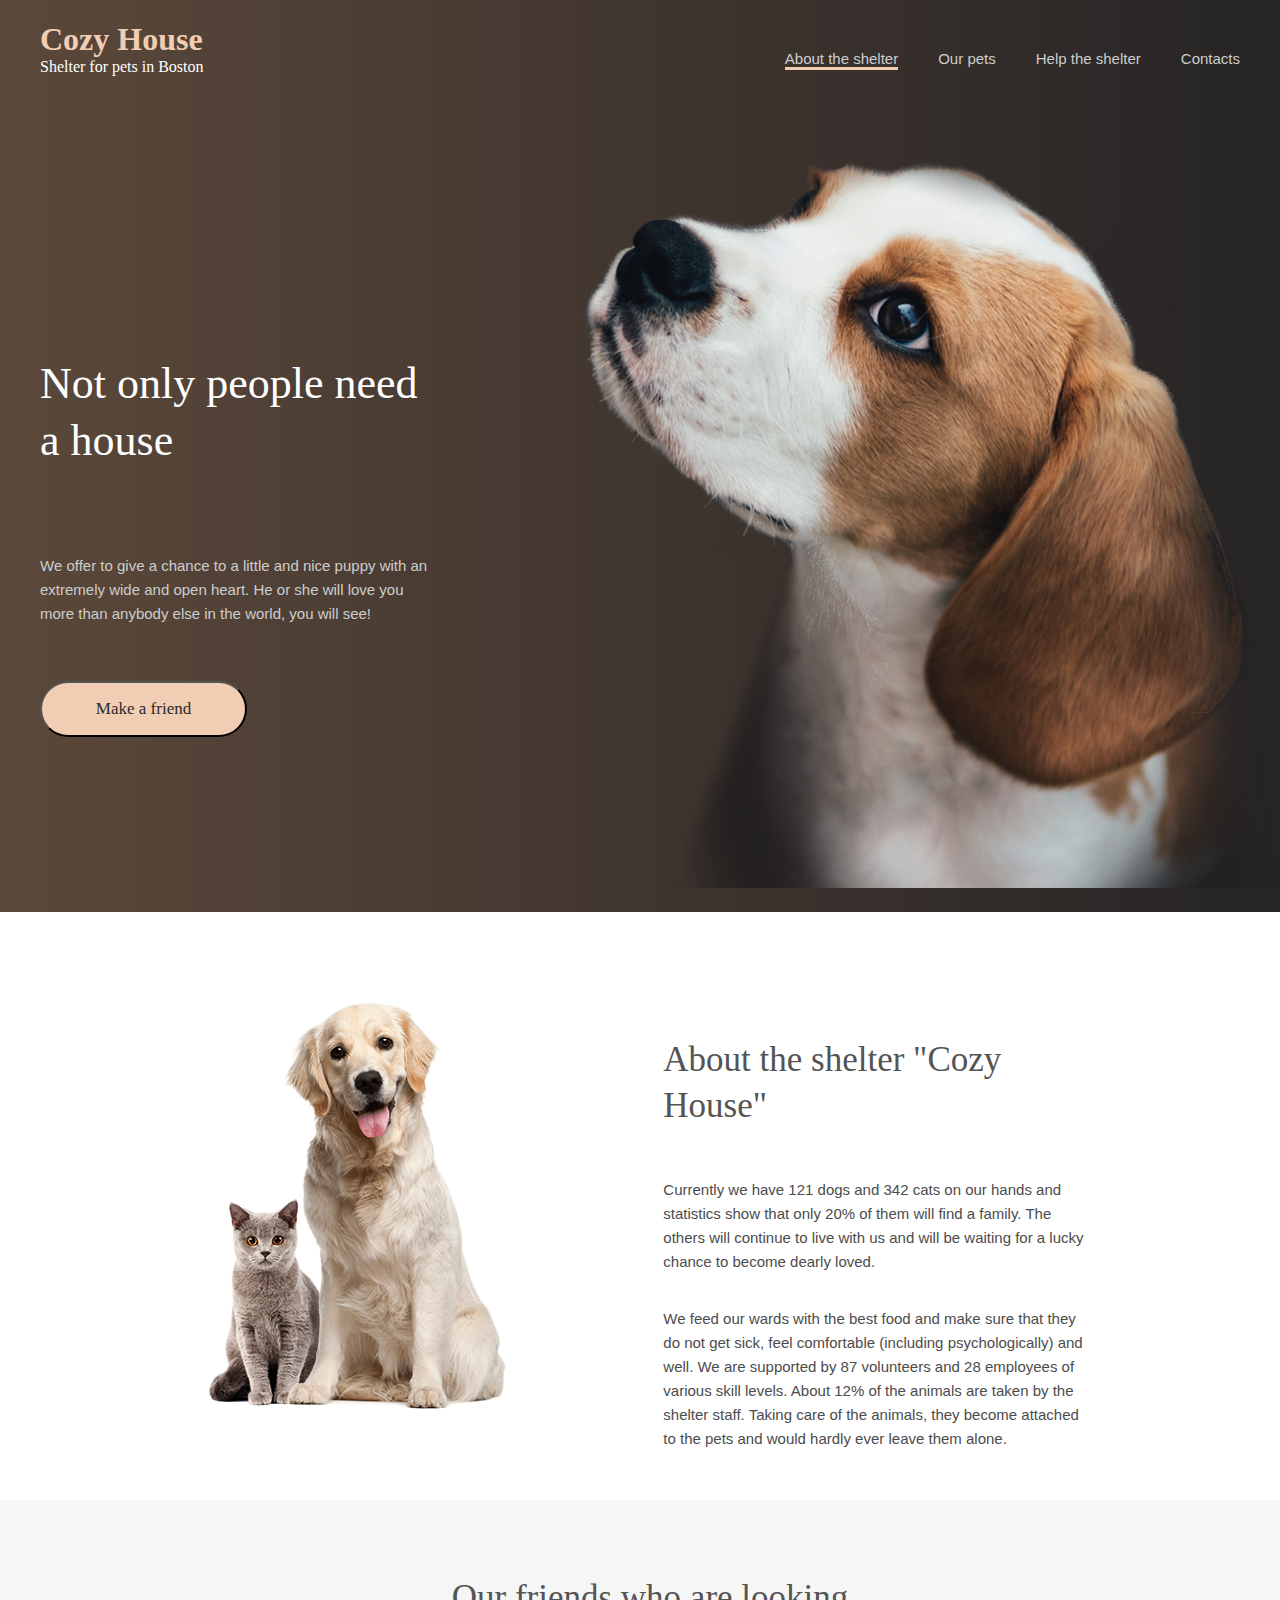
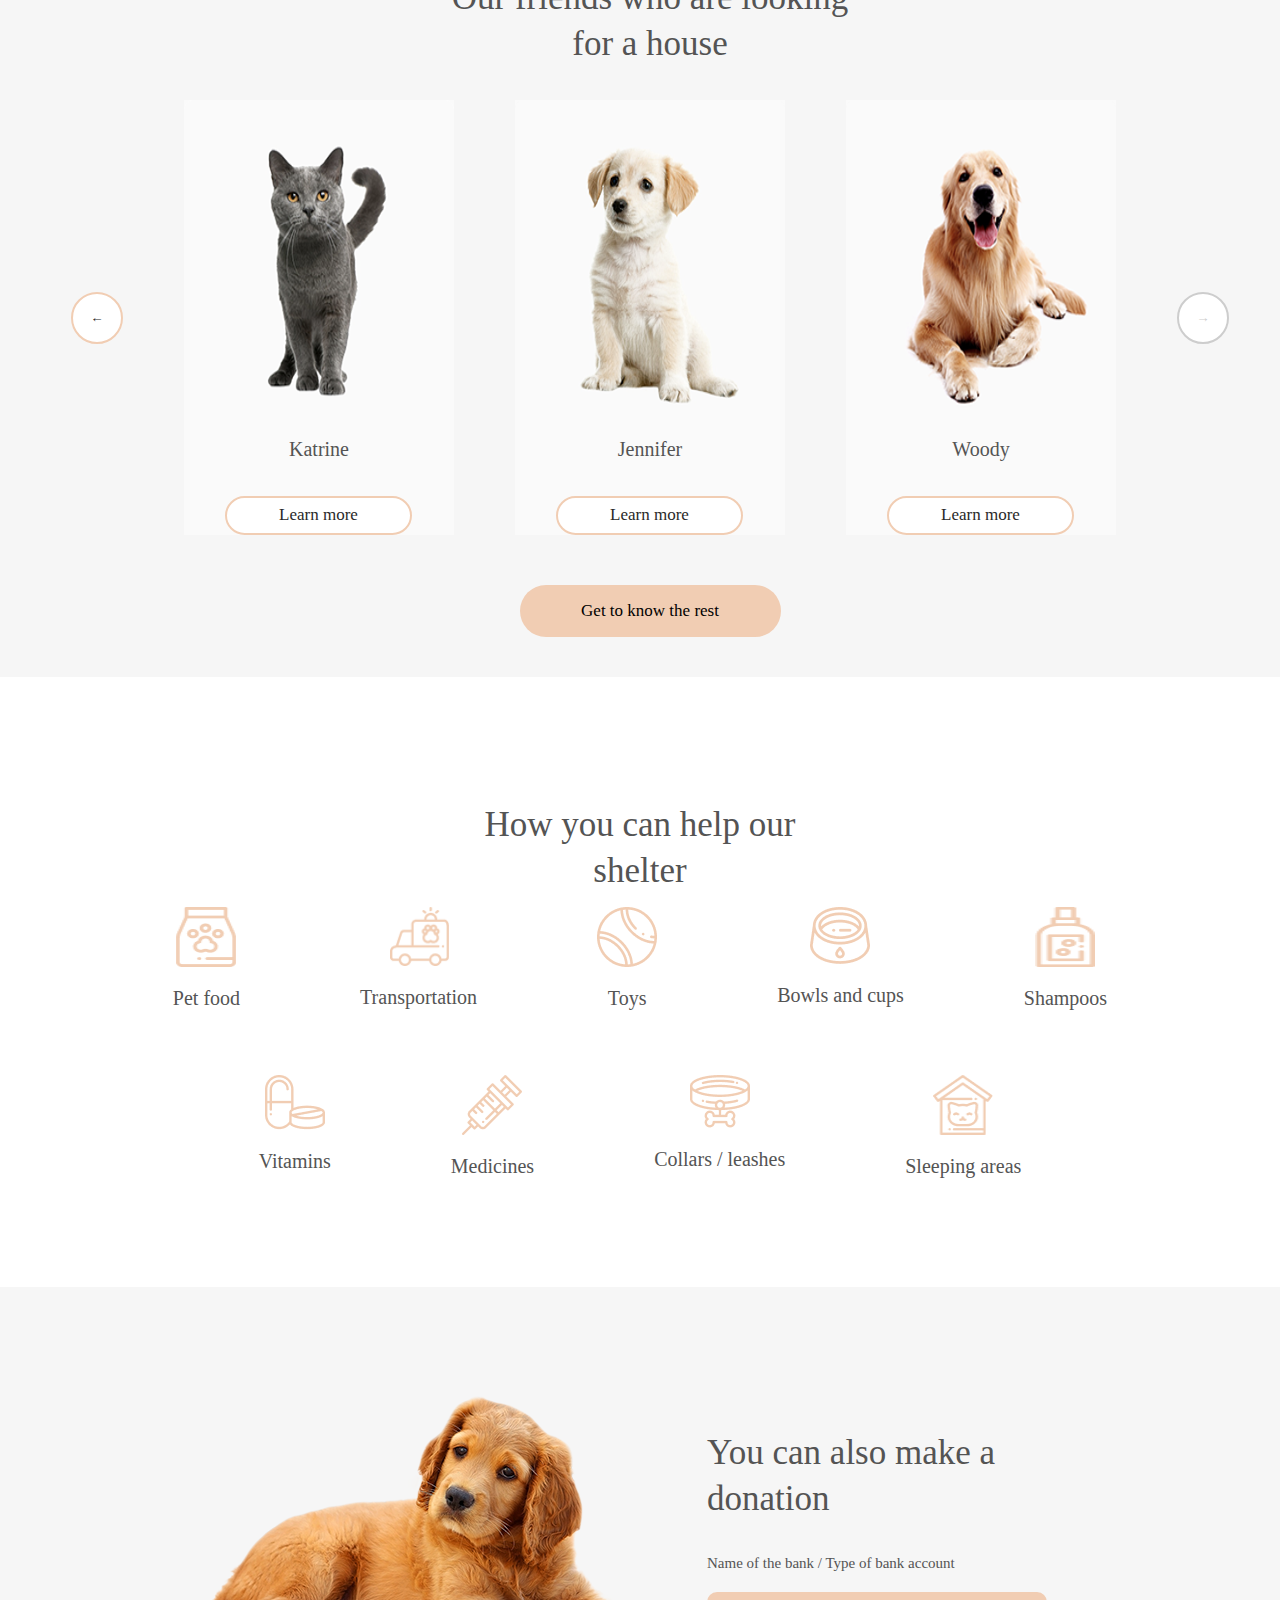
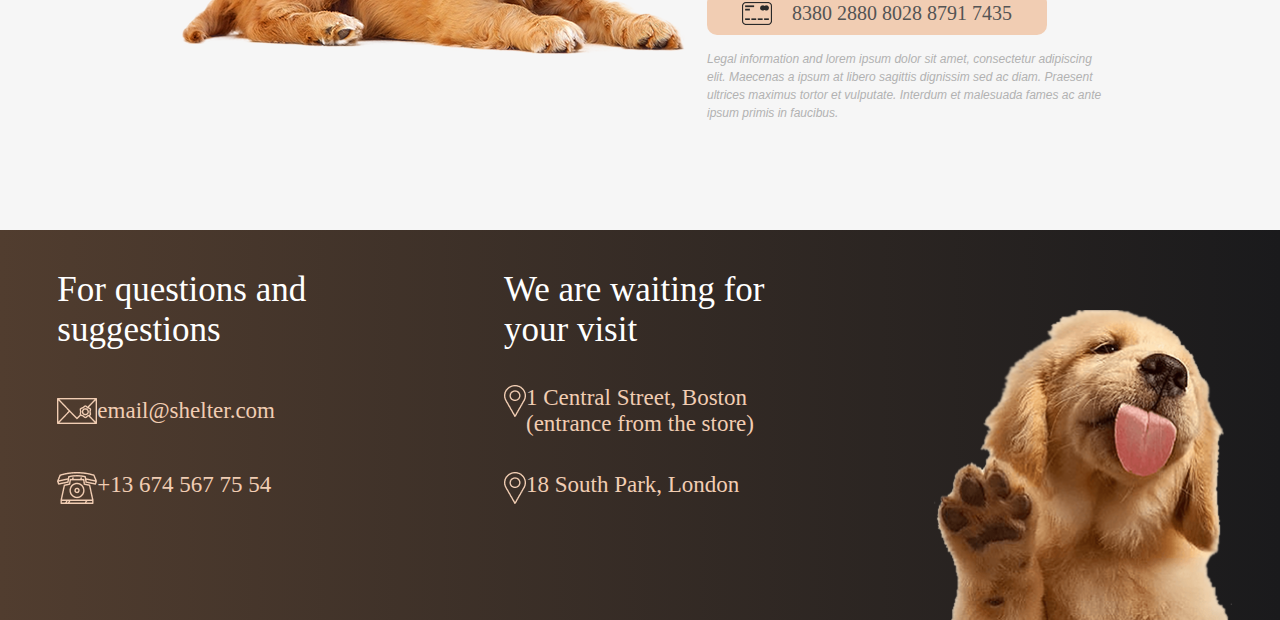
<file: shelter/index.html>
<!DOCTYPE html>
<html>
  <head>
    <meta charset="utf-8" />
    <link rel="stylesheet" href="shelter.css" />
    <link rel="icon" type="image/x-icon" href="start-screen-puppy.png" />
    <title>shelter</title>
  </head>
  <body class="body">
    <div class="background-wrapper">
      <div class="container">
        <header class="header">
          <div>
            <a class="logo" href="#">
              <h1>Cozy House</h1>
              <p>Shelter for pets in Boston</p>
            </a>
          </div>
          <nav class="nav">
            <a class="notactive"> About the shelter </a>
            <a class="active" href="#our-friends"> Our pets </a>
            <a class="active" href="#help"> Help the shelter </a>
            <a class="active" href="#donation"> Contacts </a>
          </nav>
        </header>
        <section class="section-one">
          <div>
            <p class="text-heanding">Not only people need a house</p>
            <p class="text-subheanding">
              We offer to give a chance to a little and nice puppy with an
              extremely wide and open heart. He or she will love you more than
              anybody else in the world, you will see!
            </p>
            <a href="#our-friends">
              <button type="button" class="button">Make a friend</button></a
            >
          </div>
          <div>
            <img
              src="start-screen-puppy.png"
              alt="puppy"
              width="698"
              height="728"
            />
          </div>
        </section>
      </div>
    </div>
    <main class="main">
      <div class="container">
        <section class="About" id="About">
          <div class="about-img">
            <img
              src="about-pets.png"
              alt="about-pets"
              width="300"
              height="408"
            />
          </div>
          <div class="about-pets">
            <p class="heanding-about">
                <h3>
                    About the shelter "Cozy House"
                </h3>
            </p>
            <p class="subheanding-about">
              Currently we have 121 dogs and 342 cats on our hands and
              statistics show that only 20% of them will find a family. The
              others will continue to live with us and will be waiting for a
              lucky chance to become dearly loved.
            </p>
            <br />
            <p class="subheanding-about">
              We feed our wards with the best food and make sure that they do
              not get sick, feel comfortable (including psychologically) and
              well. We are supported by 87 volunteers and 28 employees of
              various skill levels. About 12% of the animals are taken by the
              shelter staff. Taking care of the animals, they become attached to
              the pets and would hardly ever leave them alone.
            </p>
          </div>
        </section>
      </div>
      <div class="grey">
        <div class="container">
          <section class="our-friends" id="our-friends">
            <div>
              <div class=""> 
                <h3> 
                    Our friends who are looking for a house
                </h3>
              </div>
            </div>
            <div class="three">
              <button type="button" class="button-arrow1">←</button>
              <div class="Katrine">
                <img
                  class="Katrine"
                  src="pets-katrine.png"
                  alt="pets-katrine"
                  width="270"
                  height="270"
                />
                <p class="pets-name">Katrine</p>
                <button class="button-ourpets">Learn more</button>
              </div>
              <div class="Jennifer">
                <img
                  class="Jennifer"
                  src="pets-jennifer.png"
                  alt="pets-jennifer"
                  width="270"
                  height="270"
                />
                <p class="pets-name">Jennifer</p>
                <button class="button-ourpets">Learn more</button>
              </div>
              <div class="Woody">
                <img
                  class="Woody"
                  src="pets-woody.png"
                  alt="pets-woody"
                  width="270"
                  height="270"
                />
                <p class="pets-name">Woody</p>
                <button type="button" class="button-ourpets">Learn more</button>
              </div>
              <button type="button" class="button-arrow2">→</button>
            </div>
            <div>
              <a href="our-pets.html">
                <button type="button" class="button-get">
                  Get to know the rest
                </button>
              </a>
            </div>
          </section>
        </div>
      </div>
      <div class="container">
        <section class="help" id="help">
          <div class="heanding-ourpets">
            <h3>
                How you can help our shelter
            </h3>
        </div>
          <div class="helps">
            <div class="helpbox">
              <img src="Vector.png" class="icon" alt=" " />
              <p class="help-name">Pet food</p>
            </div>
            <div class="helpbox">
              <img src="transportation.png" class="icon" alt=" " />
              <p class="help-name">Transportation</p>
            </div>
            <div class="helpbox">
              <img src="toys.png" class="icon" alt=" " />
              <p class="help-name">Toys</p>
            </div>
            <div class="helpbox">
              <img src="bowls-and-cups.png" class="icon" alt=" " />
              <p class="help-name">Bowls and cups</p>
            </div>
            <div class="helpbox">
              <img src="shampoos.png" class="icon" alt=" " />
              <p class="help-name">Shampoos</p>
            </div>
            <div class="helpbox">
              <img src="vitamins.png" class="icon" alt=" " />
              <p class="help-name">Vitamins</p>
            </div>
            <div class="helpbox">
              <img src="medicines.png" class="icon" alt=" " />
              <p class="help-name">Medicines</p>
            </div>
            <div class="helpbox">
              <img src="collars-or-leashes.png" class="icon" alt=" " />
              <p class="help-name">Collars / leashes</p>
            </div>
            <div class="helpbox">
              <img src="sleeping-area.png" class="icon" alt=" " />
              <p class="help-name">Sleeping areas</p>
            </div>
          </div>
        </section>
      </div>
      <div class="grey">
        <div class="container">
          <section class="donation" id="donation">
            <div>
              <img src="donation-dog.png" alt="  " width="505" height="261" />
            </div>
            <div>
              <div class="heanding-about">
                <h3>
                    You can also make a donation
                </h3>
            </div>
              <div class="bank-name">
                Name of the bank / Type of bank account
              </div>
              <div class="bank-nomber">
                <img src="credit-card.png" alt=" " width="30" height="23" />
                <a href="#"> 8380 2880 8028 8791 7435 </a>
              </div>
              <div class="legal">
                Legal information and lorem ipsum dolor sit amet, consectetur
                adipiscing elit. Maecenas a ipsum at libero sagittis dignissim
                sed ac diam. Praesent ultrices maximus tortor et vulputate.
                Interdum et malesuada fames ac ante ipsum primis in faucibus.
              </div>
            </div>
          </section>
        </div>
      </div>
    </main>
    <div class="footer-wrapper">
      <div class="container">
        <footer class="footer">
          <div class="for">
            <div class="for-title">For questions and suggestions</div>
            <div class="email-img">
              <img src="mail.png" alt=" " width="40" height="26" />
              <a class="contacts" href="#"> email@shelter.com </a>
            </div>
            <div class="icon-img">
              <img src="icon-phone.png" alt=" " width="40" height="32" />
              <a class="contacts" href="#"> +13 674 567 75 54 </a>
            </div>
          </div>
          <div class="visit">
            <div class="visit-title">We are waiting for your visit</div>
            <div class="pin-contacts">
              <img src="pin.png" alt=" " width="22" height="32" />
              <a class="contacts" href="#">
                1 Central Street, Boston (entrance from the store)
              </a>
            </div>
            <div class="pin-contacts">
              <img src="pin.png" alt=" " width="22" height="32" />
              <a class="contacts" href="#"> 18 South Park, London </a>
            </div>
          </div>
          <div class="liz">
            <img src="footer-puppy.png" alt=" " width="300" height="310" />
          </div>
        </footer>
      </div>
    </div>
  </body>
</html>
</file>
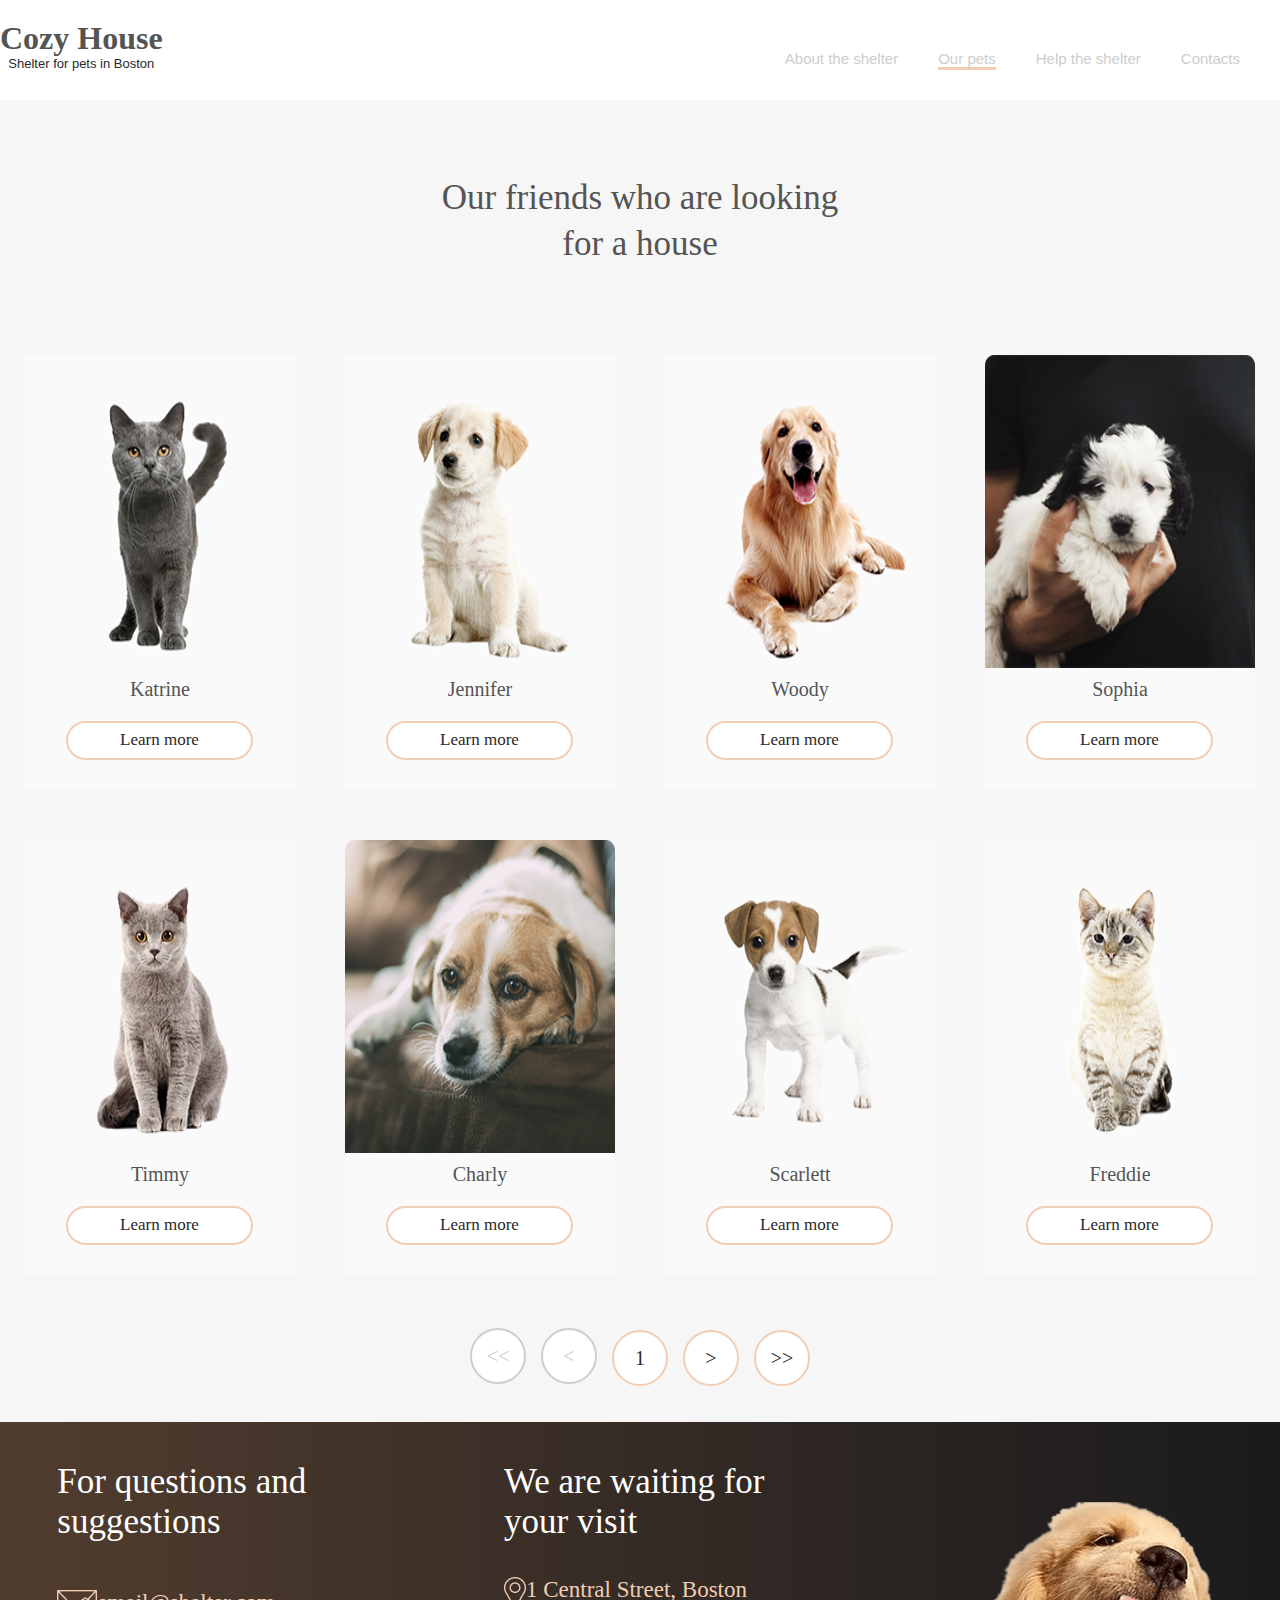
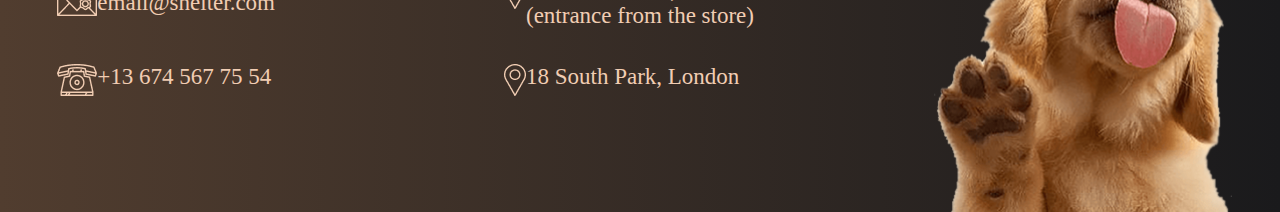
<file: shelter/our-pets.html>
<!DOCTYPE html>
<html>
  <head>
    <meta charset="utf-8" />
    <link rel="stylesheet" href="our-pets.css" />
    <link rel="icon" type="image/x-icon" href="start-screen-puppy.png" />
    <title>shelter</title>
  </head>
  <body class="body">
    <div class="background-wrapper">
      <div class="container">
        <header class="header">
          <div>
            <a class="logo" href="index.html">
              <h1>Cozy House</h1>
              <p>Shelter for pets in Boston</p>
            </a>
          </div>
          <nav class="nav">
            <a class="active" href="index.html"> About the shelter </a>
            <a class="notactive"> Our pets </a>
            <a class="active" href="index.html#help"> Help the shelter </a>
            <a class="active" href="#footer"> Contacts </a>
          </nav>
        </header>
      </div>
    </div>
    <main class="main">
      <div class="grey">
        <div class="container">
          <section class="our-friends" id="our-friends">
            <div>
              <div class="">
                <h3>Our friends who are looking for a house</h3>
              </div>
            </div>
            <div class="three">
              <div class="Katrine">
                <img
                  class="Katrine"
                  src="pets-katrine.png"
                  alt="pets-katrine"
                  width="270"
                  height="270"
                />
                <p class="pets-name">Katrine</p>
                <button type="button" class="button-ourpets">Learn more</button>
              </div>
              <div class="Jennifer">
                <img
                  class="Jennifer"
                  src="pets-jennifer.png"
                  alt="pets-jennifer"
                  width="270"
                  height="270"
                />
                <p class="pets-name">Jennifer</p>
                <button type="button" class="button-ourpets">Learn more</button>
              </div>
              <div class="Woody">
                <img
                  class="Woody"
                  src="pets-woody.png"
                  alt="pets-woody"
                  width="270"
                  height="270"
                />
                <p class="pets-name">Woody</p>
                <button type="button" class="button-ourpets">Learn more</button>
              </div>
              <div class="Sophia">
                <img
                  class="Sophia"
                  src="Sophia.png"
                  alt="Sophia"
                  width="270"
                  height="270"
                />
                <p class="pets-name">Sophia</p>
                <button type="button" class="button-ourpets">Learn more</button>
              </div>
              <div class="Timmy">
                <img
                  class="Timmy"
                  src="pets-timmy.png"
                  alt="Timmy"
                  width="270"
                  height="270"
                />
                <p class="pets-name">Timmy</p>
                <button type="button" class="button-ourpets">Learn more</button>
              </div>
              <div class="Charly">
                <img
                  class="Charly"
                  src="pets-charly.png"
                  alt="Charly"
                  width="270"
                  height="270"
                />
                <p class="pets-name">Charly</p>
                <button type="button" class="button-ourpets">Learn more</button>
              </div>
              <div class="Scarlett">
                <img
                  class="Scarlett"
                  src="pets-scarlet.png"
                  alt="Scarlett"
                  width="270"
                  height="270"
                />
                <p class="pets-name">Scarlett</p>
                <button type="button" class="button-ourpets">Learn more</button>
              </div>
              <div class="Freddie">
                <img
                  class="Freddie"
                  src="freddie.png"
                  alt="Freddie"
                  width="270"
                  height="270"
                />
                <p class="pets-name">Freddie</p>
                <button type="button" class="button-ourpets">Learn more</button>
              </div>
            </div>
            <div class="Pagination">
              <a href="#" class="P-notactive"> << </a>
              <a href="#" class="P-notactive"> < </a>
              <a href="#" class="P-active"> 1 </a>
              <a href="#" class="P-active"> > </a>
              <a href="#" class="P-active"> >> </a>
            </div>
          </section>
        </div>
      </div>
    </main>
    <div class="footer-wrapper">
      <div class="container">
        <footer class="footer" id="footer">
          <div class="for">
            <div class="for-title">For questions and suggestions</div>
            <div class="email-img">
              <img src="mail.png" alt=" " width="40" height="26" />
              <a class="contacts" href="#"> email@shelter.com </a>
            </div>
            <div class="icon-img">
              <img src="icon-phone.png" alt=" " width="40" height="32" />
              <a class="contacts" href="#"> +13 674 567 75 54 </a>
            </div>
          </div>
          <div class="visit">
            <div class="visit-title">We are waiting for your visit</div>
            <div class="pin-contacts">
              <img src="pin.png" alt=" " width="22" height="32" />
              <a class="contacts" href="#">
                1 Central Street, Boston (entrance from the store)
              </a>
            </div>
            <div class="pin-contacts">
              <img src="pin.png" alt=" " width="22" height="32" />
              <a class="contacts" href="#"> 18 South Park, London </a>
            </div>
          </div>
          <div class="liz">
            <img src="footer-puppy.png" alt=" " width="300" height="310" />
          </div>
        </footer>
      </div>
    </div>
  </body>
</html>
</file>
<file: shelter/shelter.css>
html {
  scroll-behavior: smooth;
}

.body {
  margin: auto;
}

.background-wrapper {
  background: linear-gradient(to right, #5b483a, #262425);
}

.container {
  margin-left: auto;
  margin-right: auto;
  max-width: 1280px;
}

.grey {
  background: #f6f6f6;
  width: 100%;
}

.header {
  display: flex;
  justify-content: space-between;
  padding-left: 40px;
}
.section-one {
  display: flex;
  justify-content: space-between;
  align-items: center;
  padding-left: 40px;
  padding-top: 60px;
  padding-bottom: 20px;
}
h1 {
  display: flex;
  font-size: 32px;
  color: #f1cdb3;
  font-family: Georgia;
  margin-bottom: 0;
}

p {
  display: flex;
  justify-content: center;
  color: #fff;
  margin-top: 0;
}

.logo {
  text-decoration: none;
}

.nav {
  display: flex;
  margin-top: 50px;
  list-style: none;
  flex-wrap: wrap;
}
.nav a {
  vertical-align: middle;
  justify-content: space-around;
  text-decoration: none;
  color: #cdcdcd;
  font-size: 15px;
  font-family: Arial;
  font-weight: 400;
  margin-right: 40px;
  scroll-behavior: smooth;
}
.notactive {
  border-bottom: 3px solid #f1cdb3;
  margin-bottom: 30px;
}

.active:active {
  color: #fafafa;
  border-bottom: 3px solid #f1cdb3;
  margin-bottom: 30px;
}

.active:hover {
  cursor: pointer;
  border-bottom: 3px solid #f1cdb3;
  margin-bottom: 30px;
}

.main {
  width: 100%;
  height: 65%;
}

.text-heanding {
  font-family: Georgia;
  font-size: 44px;
  font-weight: 400;
  line-height: 57.2px;
  color: #fff;
  display: flex;
  width: 400px;
  margin-top: 40px;
}

.text-subheanding {
  font-family: Arial;
  font-weight: 400;
  font-size: 15px;
  line-height: 24px;
  color: #cdcdcd;
  padding-top: 40px;
  padding-bottom: 40px;
  width: 400px;
}

.button {
  background-color: #f1cdb3;
  padding: 15px 45px 15px 45px;
  color: #292929;
  border-radius: 50px;
  width: 207px;
  font-family: Georgia;
  font-weight: 400;
  font-size: 17px;
  line-height: 22.1px;
}

.button:hover,
.button-arrow1:hover,
.button-get:hover {
  background-color: #fddcc4;
  cursor: pointer;
  transition: 1s;
}

.button-arrow1:active {
  background-color: #f1cdb3;
}

.button-arrow2:disabled {
  color: #cdcdcd;
  border: 2px solid #cdcdcd;
}

.About {
  display: flex;
  padding: 90px 50px 90px 50px;
  width: 1200px;
  height: 408px;
  justify-content: space-evenly;
}

h3 {
  font-family: Georgia;
  width: 400px;
  height: 90px;
  color: #545454;
  font-size: 35px;
  font-weight: 400;
  line-height: 45.5px;
}

.subheanding-about {
  font-weight: 430px;
  font-family: Arial;
  font-size: 15px;
  line-height: 24px;
  color: #4c4c4c;
  width: 430px;
}

.our-friends {
  display: flex;
  background-color: #f6f6f6;
  height: 697px;
  width: 1280px;
  padding: 40px 10px 40px 10px;
  flex-direction: column;
  align-items: center;
  text-align: center;
}
.heanding-ourpets {
  font-family: Georgia;
  font-weight: 400;
  width: 350px;
  height: 90px;
  color: #545454;
  font-size: 35px;
  font-weight: 400;
  line-height: 45.5px;
  display: flex;
  align-self: center;
}
.three {
  display: flex;
  flex-direction: row;
  width: 1280px;
  height: 435px;
  justify-content: space-evenly;
  padding-left: 0px;
  margin-bottom: 50px;
}

.pets-name {
  margin-top: 25px;
  margin-bottom: 35px;
  font-family: Georgia;
  font-weight: 400;
  font-size: 20px;
  line-height: 22.72px;
  color: #545454;
}
.Katrine,
.Jennifer,
.Woody {
  background-color: #fafafa;
  display: flex;
  flex-direction: column;
  height: 435px;
  width: 270px;
}

.Katrine:hover > .button-ourpets,
.Jennifer:hover > .button-ourpets,
.Woody:hover > .button-ourpets {
  background-color: #fddcc4;
  cursor: pointer;
  transition: 1s;
}

.button-ourpets {
  display: flex;
  justify-content: center;
  align-items: center;
  margin-left: 41px;
  border: 2px solid #f1cdb3;
  border-radius: 100px;
  color: #292929;
  font-family: Georgia;
  font-weight: 400;
  font-size: 17px;
  line-height: 22.1px;
  background-color: white;
  width: 187px;
  height: 52px;
}
.button-arrow1 {
  border: 2px solid #f1cdb3;
  border-radius: 100px;
  color: #292929;
  background-color: white;
  width: 52px;
  height: 52px;
  text-align: center;
  align-self: center;
}

.button-arrow2 {
  border: 2px solid #cdcdcd;
  border-radius: 100px;
  color: #cdcdcd;
  background-color: white;
  width: 52px;
  height: 52px;
  text-align: center;
  align-self: center;
}

.button-get {
  font-family: Georgia;
  font-weight: 400;
  font-size: 17px;
  line-height: 22.1px;
  background-color: #f1cdb3;
  width: 261px;
  height: 52px;
  border-radius: 100px;
  border: none;
}

.help {
  padding: 90px 40px 90px 40px;
  width: 1200px;
  height: 430px;
  display: flex;
  flex-direction: column;
  flex-wrap: wrap;
  align-content: center;
  text-align: center;
}
.helps {
  width: 1026px;
  margin-top: 50px;
  display: flex;
  gap: 55px 120px;
  flex-wrap: wrap;
  justify-content: center;
}
.helpbox {
  height: 113px;
  align-items: center;
  display: flex;
  flex-direction: column;
}

.icon {
  width: 60px;
  height: 60px;
  justify-content: flex-start;
  flex-wrap: wrap;
  margin-bottom: 20px;
}

.help-name {
  font-family: Georgia;
  font-weight: 400;
  font-size: 20px;
  line-height: 23px;
  align-self: center;
  color: #545454;
}

.donation {
  display: flex;
  flex-direction: row;
  background-color: #f6f6f6;
  padding: 108px 182px 108px 182px;
}
.donation img {
  margin-right: 20px;
}

.bank-name {
  font-family: Georgia;
  font-weight: 400;
  font-size: 15px;
  color: #545454;
  margin-top: 20px;
  margin-bottom: 20px;
}

.bank-nomber {
  width: 340px;
  height: 43px;
  display: flex;
  justify-content: center;
  align-items: center;
  background-color: #f1cdb3;
  border-radius: 10px;
  font-family: Georgia;
  font-weight: 400;
  font-size: 20px;
}

.bank-nomber img {
  margin-right: 20px;
}
.bank-nomber a {
  text-decoration: none;
  color: #545454;
}

.legal {
  margin-top: 15px;
  font-family: Arial;
  font-weight: 400;
  font-style: italic;
  font-size: 12px;
  line-height: 18px;
  color: #b2b2b2;
}

.footer-wrapper {
  background: linear-gradient(to right, #513d2f, #1a1a1c);
}

.footer {
  width: 100%;
  height: 350px;
  left: 0;
  right: 0;
  bottom: 0;
  margin: 0;
  padding: 40px 40px 0 5px;
  display: flex;
  flex-direction: row;
  justify-content: space-around;
}
.for-title,
.visit-title {
  color: #fff;
  font-family: Georgia;
  font-weight: 400;
  font-size: 35px;
  width: 270px;
}
.for,
.visit {
  display: flex;
  flex-direction: column;
  justify-content: space-between;
  height: 234px;
}
.contacts {
  color: #f1cdb3;
  font-family: Georgia;
  font-weight: 400;
  font-size: 23px;
  text-decoration: none;
  width: 302px;
}

.email-img,
.icon-img,
.pin.png {
  display: flex;
  flex-direction: row;
  justify-content: space-around;
}
.pin-contacts {
  display: flex;
}

.liz {
  display: flex;
  align-items: end;
}
</file>
<file: shelter/our-pets.css>
html {
  scroll-behavior: smooth;
}

.body {
  margin: auto;
}
.background-wrapper {
  background-color: #ffffff;
}
.container {
  margin-left: auto;
  margin-right: auto;
  max-width: 1280px;
}

.header {
  display: flex;
  justify-content: space-between;
}

h1 {
  display: flex;
  font-size: 32px;
  color: #545454;
  font-family: Georgia;
  margin-bottom: 0;
  line-height: 35.2px;
}

p {
  display: flex;
  justify-content: center;
  color: #292929;
  margin-top: 0;
  font-size: 13px;
  font-weight: 400;
  font-family: Arial;
  line-height: 14.95px;
}

.logo {
  text-decoration: none;
}

.nav {
  display: flex;
  margin-top: 50px;
  list-style: none;
  flex-wrap: wrap;
}
.nav a {
  vertical-align: middle;
  justify-content: space-around;
  text-decoration: none;
  color: #cdcdcd;
  font-size: 15px;
  font-family: Arial;
  font-weight: 400;
  margin-right: 40px;
}
.notactive {
  border-bottom: 3px solid #f1cdb3;
  margin-bottom: 30px;
}

.active:active {
  color: #fafafa;
  border-bottom: 3px solid #f1cdb3;
  margin-bottom: 30px;
}

.active:hover {
  cursor: pointer;
  border-bottom: 3px solid #f1cdb3;
  margin-bottom: 30px;
}

.grey {
  background: #f6f6f6;
  width: 100%;
}
.main {
  display: flex;
  flex-direction: column;
}
.our-friends {
  display: flex;
  padding: 40px 10px 40px 10px;
  flex-direction: column;
  align-items: center;
  gap: 55px 120px;
  text-align: center;
}
h3 {
  font-family: Georgia;
  width: 400px;
  height: 90px;
  color: #545454;
  font-size: 35px;
  font-weight: 400;
  line-height: 45.5px;
}

.three {
  display: flex;
  width: 1280px;
  flex-wrap: wrap;
  justify-content: center;
  align-items: center;
  gap: 50px 50px;
}

.pets-name {
  font-family: Georgia;
  font-weight: 400;
  font-size: 20px;
  line-height: 22.72px;
  color: #545454;
  margin-top: 10px;
}
.Katrine,
.Jennifer,
.Woody,
.Sophia,
.Timmy,
.Charly,
.Scarlett,
.Freddie {
  background-color: #fafafa;
  display: flex;
  flex-direction: column;
  height: 435px;
  width: 270px;
  justify-content: space-between;
}

.Katrine:hover > .button-ourpets,
.Jennifer:hover > .button-ourpets,
.Woody:hover > .button-ourpets,
.Sophia:hover > .button-ourpets,
.Timmy:hover > .button-ourpets,
.Charly:hover > .button-ourpets,
.Scarlett:hover > .button-ourpets,
.Freddie:hover > .button-ourpets {
  background-color: #fddcc4;
  cursor: pointer;
  transition: 1s;
}

.Katrine:hover,
.Jennifer:hover,
.Woody:hover,
.Sophia:hover,
.Timmy:hover,
.Charly:hover,
.Scarlett:hover,
.Freddie:hover {
  background-color: #ffffff;
  cursor: pointer;
}
.button-ourpets:hover {
  background-color: #fddcc4;
}

.button-ourpets {
  display: flex;
  justify-content: center;
  align-items: center;
  margin-left: 41px;
  border: 2px solid #f1cdb3;
  border-radius: 100px;
  color: #292929;
  font-family: Georgia;
  font-weight: 400;
  font-size: 17px;
  line-height: 22.1px;
  background-color: white;
  width: 187px;
  height: 52px;
  margin-bottom: 30px;
}

.footer-wrapper {
  background: linear-gradient(to right, #513d2f, #1a1a1c);
}

.footer {
  width: 100%;
  height: 350px;
  left: 0;
  right: 0;
  bottom: 0;
  margin: 0;
  padding: 40px 40px 0 5px;
  display: flex;
  flex-direction: row;
  justify-content: space-around;
}
.for-title,
.visit-title {
  color: #fff;
  font-family: Georgia;
  font-weight: 400;
  font-size: 35px;
  width: 270px;
}
.for,
.visit {
  display: flex;
  flex-direction: column;
  justify-content: space-between;
  height: 234px;
}
.contacts {
  color: #f1cdb3;
  font-family: Georgia;
  font-weight: 400;
  font-size: 23px;
  text-decoration: none;
  width: 302px;
}

.email-img,
.icon-img,
.pin.png {
  display: flex;
  flex-direction: row;
  justify-content: space-around;
}
.pin-contacts {
  display: flex;
}

.liz {
  display: flex;
  align-items: end;
}
.Pagination {
  display: flex;
  flex-direction: row;
  width: 340px;
  height: 52px;
  justify-content: space-between;
  padding: 0;
}

.P-active {
  border: 2px solid #f1cdb3;
  border-radius: 100px;
  color: #292929;
  background-color: white;
  width: 52px;
  height: 52px;
  text-align: center;
  align-content: center;
  display: flex;
  justify-content: center;
  text-decoration: none;
  font-family: Georgia;
  font-weight: 400;
  font-size: 20px;
  line-height: 23px;
  display: flex;
  justify-content: center;
  align-items: center;
}

.P-active:hover {
  background-color: #f1cdb3;
  transition: 1s;
}

.P-notactive {
  border: 2px solid #cdcdcd;
  border-radius: 100px;
  color: #cdcdcd;
  background-color: white;
  width: 52px;
  height: 52px;
  text-align: center;
  align-self: center;
  text-decoration: none;
  margin-bottom: 0;
  display: flex;
  justify-content: center;
  align-items: center;
  font-family: Georgia;
  font-weight: 400;
  font-size: 20px;
  line-height: 23px;
}

.arrows-back:disabled {
  color: #cdcdcd;
  border: 2px solid #cdcdcd;
}
</file>
